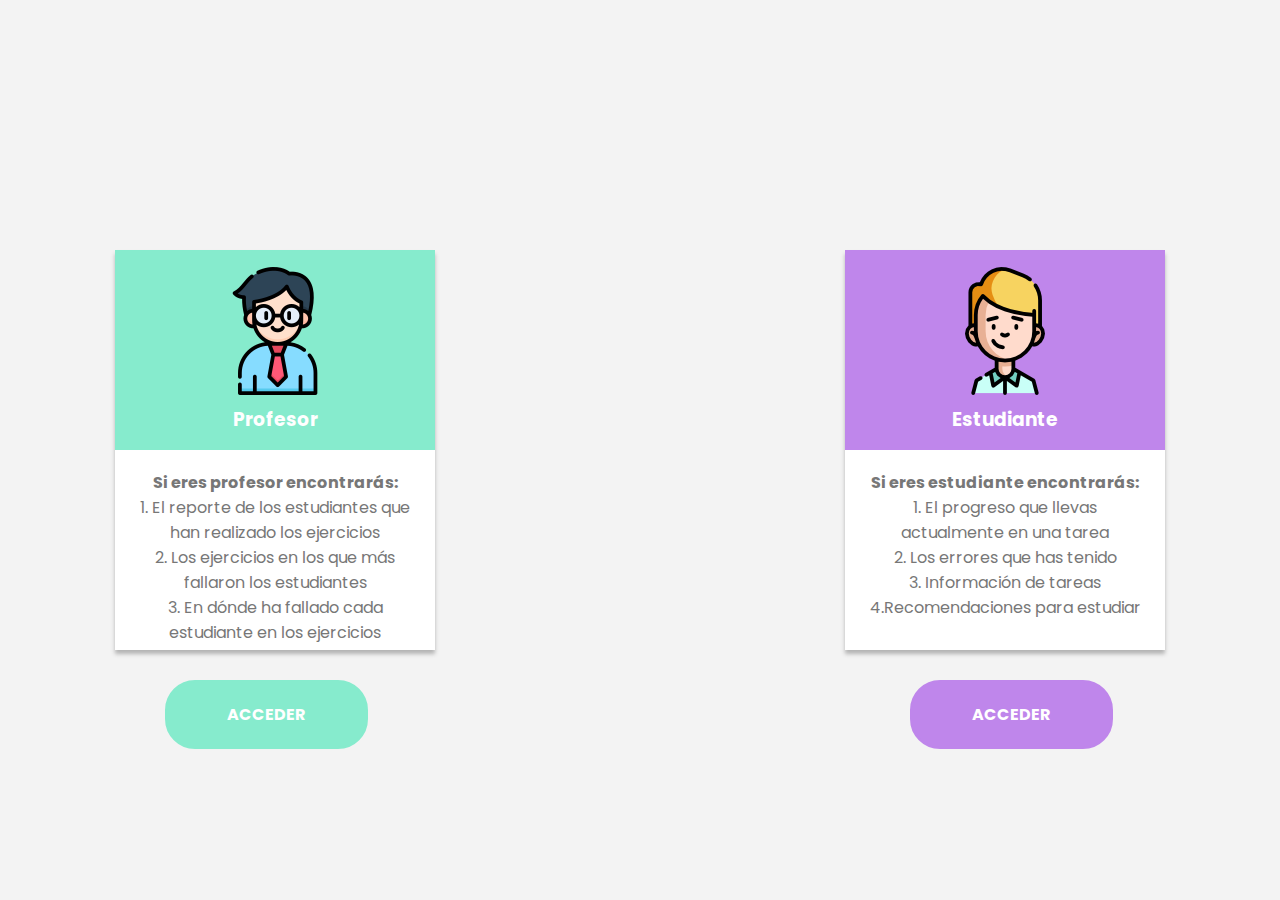
<file: Login-Users.html>
<!doctype html>

<html>
    <head>
        <title> Estadisticas </title>
        <link rel="stylesheet" type="text/css" href="style-Login.css"> 
    </head>
    <body>
        <div class="container">
            <div class = "recuadros">
                <div class = "imagen_recuadro1">
                    <img src = "teacher.png">
                    <h3> Profesor </h3> 
                </div>

                <div class = "informacion">
                    <b>Si eres profesor encontrarás: 
                         </b>
                     <p> 1. El reporte de los estudiantes que han realizado los ejercicios
                         </p>
                     <p>2. Los ejercicios en los que más fallaron los estudiantes
                         </p>
                     <p>3. En dónde ha fallado cada estudiante en los ejercicios
                         </p>
                
                </div>

                <div class="boton">
                    <a href="estadisticas-profesores.html" class="boton-profesor redondo" > Acceder </a>
                </div>
                
                
            </div>


            <div class = "recuadros">
                <div class = "imagen_recuadro2">
                    <img src = "student.png">
                    <h3> Estudiante </h3> 
                </div>   
                <div class = "informacion">
                        <b>Si eres estudiante encontrarás: 
                             </b>
                        <p> 1. El progreso que llevas actualmente en una tarea
                             </p>
                        <p>2. Los errores que has tenido
                             </p>
                         <p>3. Información de tareas 
                             </p>
                        <p>4.Recomendaciones para estudiar
                             </p>
                    </div>

                <div class="boton">
                    <a href="estadisticas_estudiante.html" class="boton-estudiante redondo" > Acceder </a>
                </div>

            </div>
        </div> 
    </body>
</html>
</file>
<file: style-Login.css>
@import url("https://fonts.googleapis.com/css?family=Poppins:400,500,600,700,900");
*

{
    margin: 0;
    padding: 0;
    box-sizing: border-box;
    font-family: "Poppins", sans-serif;

}

body
{
    display: flex;
    justify-content: center;
    align-items: center;
    min-height: 100vh;
    background: #f3f3f3;
    overflow: hidden;
}

.container
{
    position: relative;
    width: 1050px;
    display: flex;
    flex-wrap: wrap;
    justify-content: space-between;


}


.container .recuadros
{
    position: relative;
    width: 320px;
    height: 400px;
    background: #fff;
    transition: 0.5s;

    box-shadow: 0px 4px 4px rgba(180,180,180);
}



.container .recuadros:hover
{
    transform: translateY(-40px);

}

.container .recuadros .imagen_recuadro1
{
    position: relative;
    width: 320px;
    height: 200px;
    background: #86EBCD;
    display: flex;
    justify-content: center;
    align-items: center;
    flex-direction: column;
}

.container .recuadros .imagen_recuadro1 img
{
    max-width: 160px;
}

.container .recuadros .imagen_recuadro1 h3
{
    position: relative;
    color: #fff;
    margin-top: 10px;

}



.container .recuadros .imagen_recuadro2
{
    position: relative;
    width: 320px;
    height: 200px;
    background: #BF86EB;
    display: flex;
    justify-content: center;
    align-items: center;
    flex-direction: column;
}

.container .recuadros .imagen_recuadro2 img
{
    max-width: 160px;
}

.container .recuadros .imagen_recuadro2 h3
{
    position: relative;
    color: #fff;
    margin-top: 10px;

}


.container .recuadros .informacion
{
    position: relative;
    width: 100%;
    height: 200px;
    padding: 20px;
    color: #777;
    text-align: center;

}

.container .recuadros .boton-profesor
{
    position: relative;
    display: inline-block;
    border: 2px solid #86EBCD;
    padding: 20px 60px;
    color:#fff;
    font-weight: 700;
    text-transform: uppercase;
    text-decoration-line: none;
    background: #86EBCD;
    transition: background 0.5s;
    margin-top: 30px;
    margin-left: 50px;
}

.container .recuadros .boton-profesor.redondo
{
    border-radius: 30px;
}


.container .recuadros .boton-profesor:hover
{
    color: #86EBCD;
    background-color: transparent;
}



.container .recuadros .boton-estudiante
{
    position: relative;
    display: inline-block;
    border: 2px solid #BF86EB;
    padding: 20px 60px;
    color:#fff;
    font-weight: 700;
    text-transform: uppercase;
    text-decoration-line: none;
    background: #BF86EB;
    transition: background 0.5s;
    margin-top: 30px;
    margin-left: 65px;
}

.container .recuadros .boton-estudiante.redondo
{
    border-radius: 30px;
}


.container .recuadros .boton-estudiante:hover
{
    color: #BF86EB;
    background-color: transparent;
}
</file>
